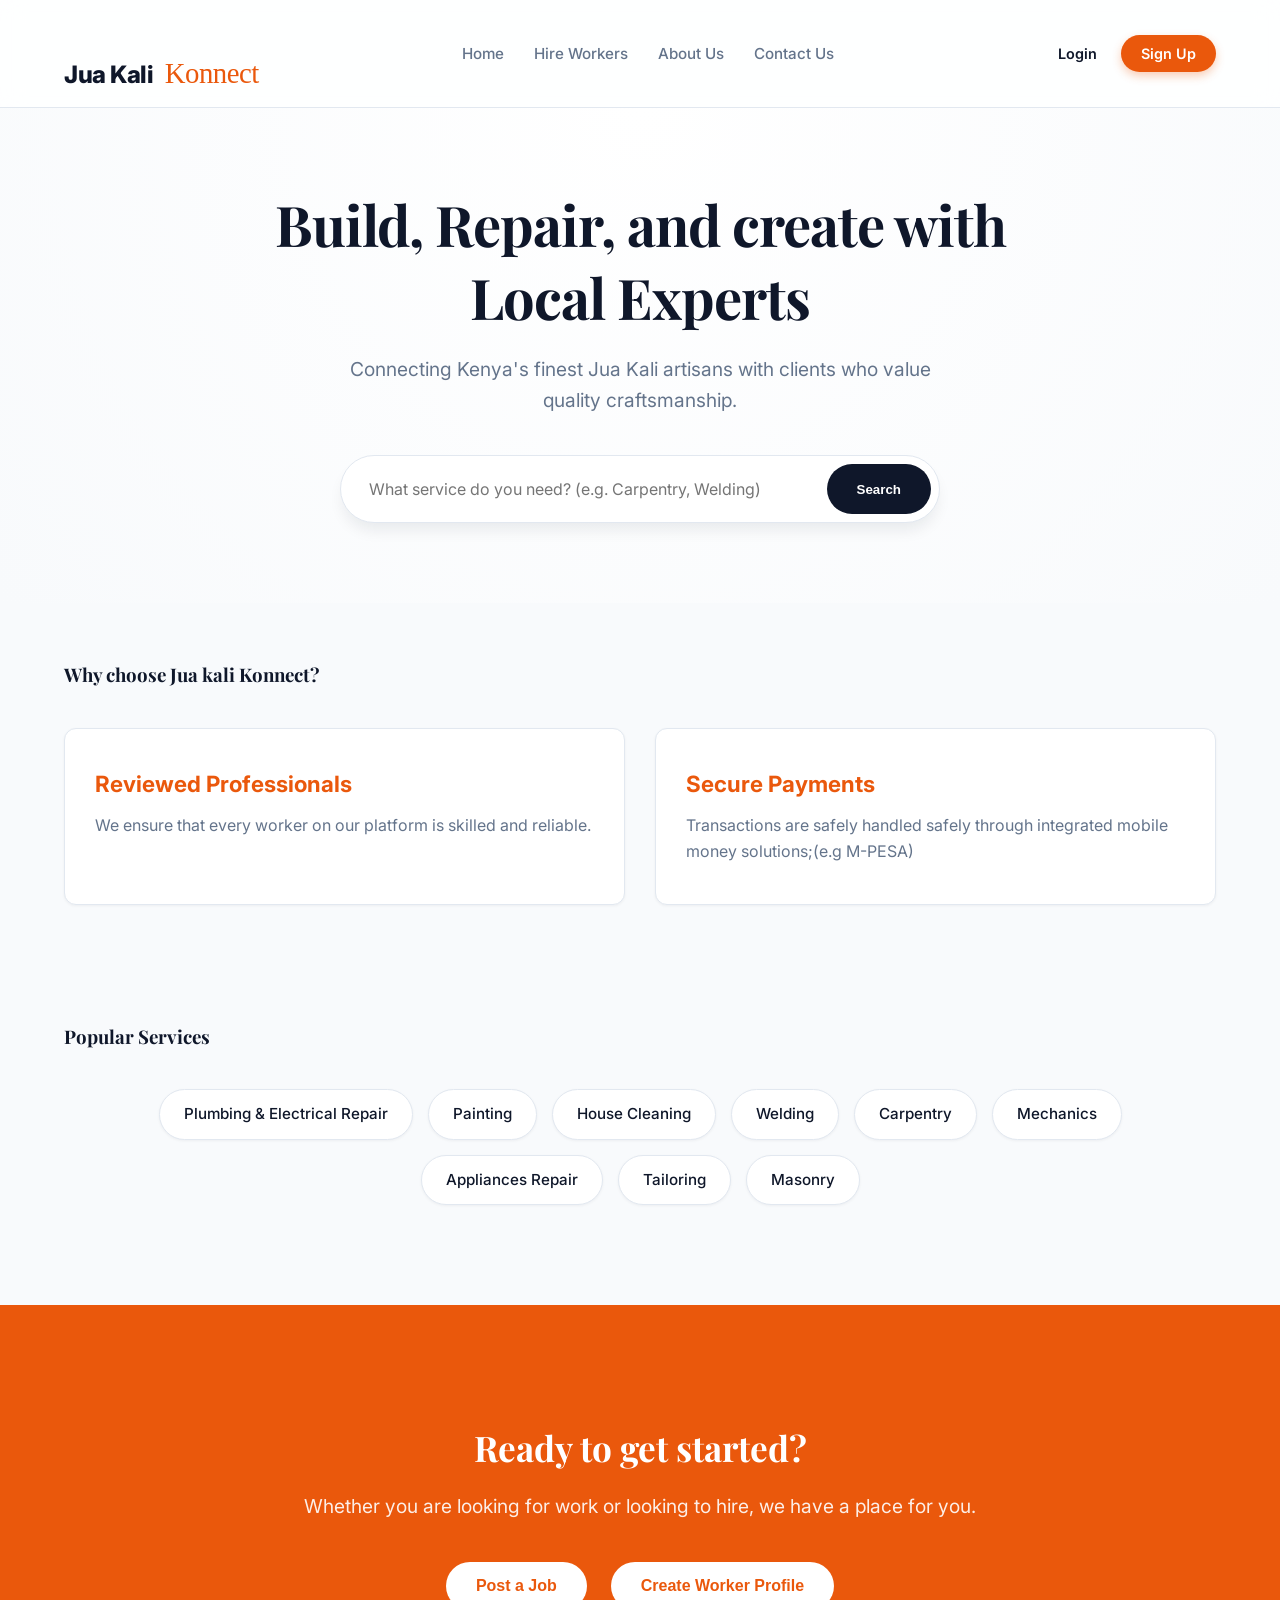
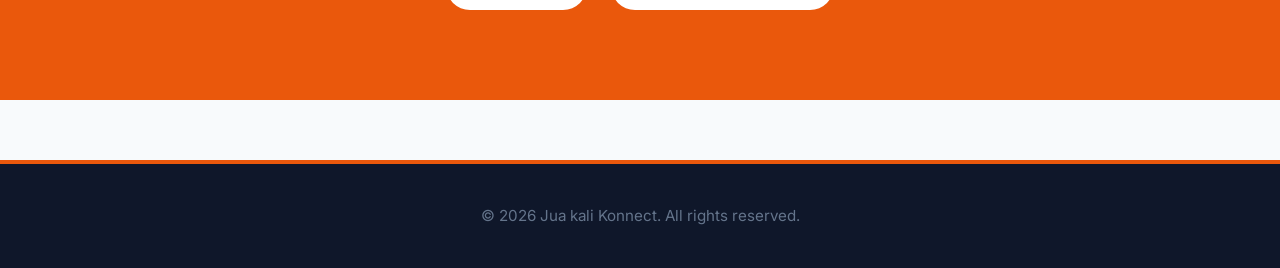
<file: index.html>
<!DOCTYPE html>
<html lang="en">
<head>
    <meta charset="UTF-8">
    <meta name="viewport" content="width=device-width, initial-scale=1.0">
    <title>Document</title>
    <link rel="stylesheet" href="style.css">
    <link rel="icon" href="Juakalikonnect.jpeg">

</head>
<body>

    <header>
            <nav>
                    <div class="logo">
                        <h1>Jua Kali<span> Konnect</span></h1>
                    </div> 
                <ul>
                        <li><a href="index.html">Home</a></li>
                        <li><a href="hireworkers.html">Hire Workers</a></li>
                        <li><a href="aboutus.html">About Us</a></li>
                        <li><a href="contactus.html">Contact Us</a></li>
                </ul>
                <div class="auth-buttons">
                    <button type="button">Login</button>
                    <button type="button">Sign Up</button>
                </div>                 
            </nav>
    </header>

    <main>
        <section class="hero">
                <div class="hero-content">
                     <h2>Build, Repair, and create with Local Experts</h2>
                     <p>Connecting Kenya's finest Jua Kali artisans with clients who value quality craftsmanship.</p>
                     
                <div class="search-container">
                    <input type="text" placeholder="What service do you need? (e.g. Carpentry, Welding)">
                    <button type="submit"> Search</button>

                </div>
                </div>
        </section>

        <section class="features">
            <h3>Why choose Jua kali Konnect?</h3>
                <div class="feature-grid">
                <article>
                    <h4>Reviewed Professionals</h4>
                    <P>We ensure that every worker on our platform is skilled and reliable.</P>
                </article>
                <article>
                    <h4>Secure Payments</h4>
                    <p> Transactions are safely handled safely through integrated mobile money solutions;(e.g M-PESA)</p>
                </div>
        </section>

        <section class="categories">
            <h3>Popular Services</h3>
                <div class="Category-list">
                    <div class="category-item"> Plumbing & Electrical Repair</div>
                    <div class="category-item"> Painting</div>
                    <div class="category-item"> House Cleaning</div>
                    <div class="category-item"> Welding</div>
                    <div class="category-item"> Carpentry</div>
                    <div class="category-item"> Mechanics</div>
                    <div class="category-item"> Appliances Repair</div>
                    <div class="category-item"> Tailoring</div>
                    <div class="category-item"> Masonry</div>
                </div>
        </section>

        <section class="cta-section">
            <h2>Ready to get started?</h2>
            <p>Whether you are looking for work or looking to hire, we have a place for you.</p>
            <button>Post a Job</button>
            <button>Create Worker Profile</button>
        </section>
    </main>

    <footer>
        <div class="footer-links">
            <p>&copy; 2026 Jua kali Konnect. All rights reserved.</p>

        </div>
    </footer>

</body>
</html>
</file>
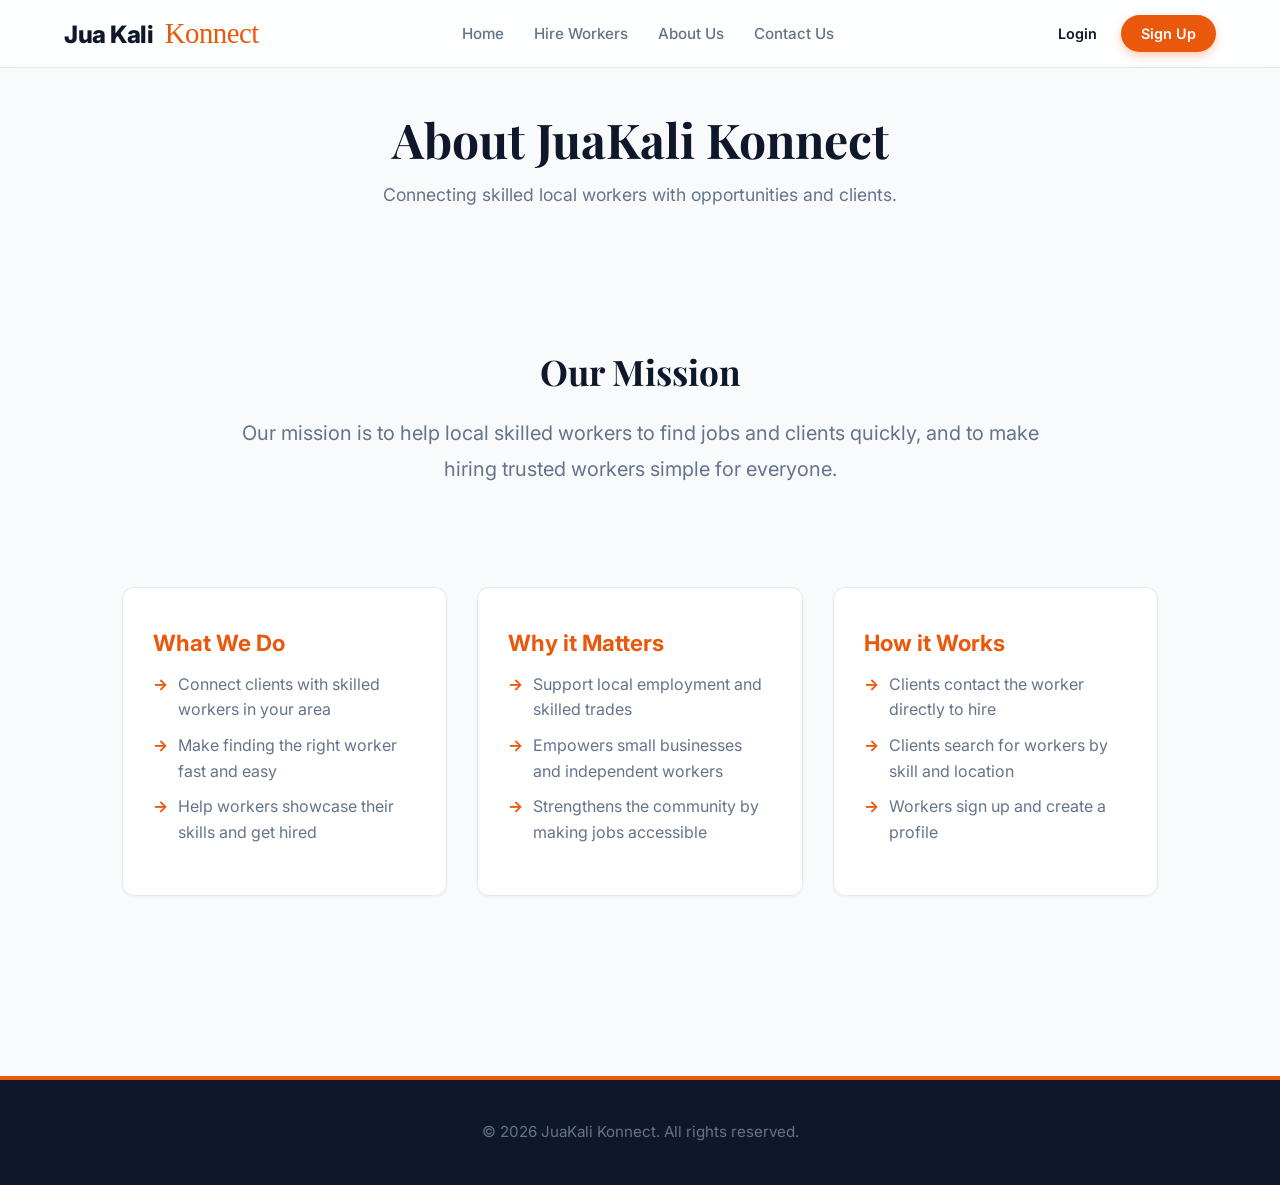
<file: aboutus.html>
<!DOCTYPE html>
<html lang="en">
<head>
    <meta charset="UTF-8">
    <meta name="viewport" content="width=device-width, initial-scale=1.0">
    <title>About Us | JuaKali Konnect</title>
    <link rel="stylesheet" href="style.css">
    <link rel="icon" href="Juakalikonnect.jpeg">
</head>
<body> <nav>
        <div class="logo">
            <h1>Jua Kali<span> Konnect</span></h1>
        </div> 
        <ul>
            <li><a href="index.html">Home</a></li>
            <li><a href="hireworkers.html">Hire Workers</a></li>
            <li><a href="aboutus.html">About Us</a></li>
            <li><a href="contactus.html">Contact Us</a></li>
        </ul>
        <div class="auth-buttons">
            <button type="button">Login</button>
            <button type="button">Sign Up</button>
        </div>                 
    </nav>

    <header>
        <h1>About JuaKali Konnect</h1>
        <p>Connecting skilled local workers with opportunities and clients.</p>
    </header>

    <main class="about-content">
        <section class="mission-section">
            <article>
                <h2>Our Mission</h2>
                <p>Our mission is to help local skilled workers to find jobs and clients quickly, and to make hiring trusted workers simple for everyone.</p>
            </article>
        </section>

        <section class="features">
            <div class="feature-grid">
                <article>
                    <h3>What We Do</h3>
                    <ul>
                        <li>Connect clients with skilled workers in your area</li>
                        <li>Make finding the right worker fast and easy</li>
                        <li>Help workers showcase their skills and get hired</li>
                    </ul>
                </article>

                <article>
                    <h3>Why it Matters</h3>
                    <ul>
                        <li>Support local employment and skilled trades</li>
                        <li>Empowers small businesses and independent workers</li>
                        <li>Strengthens the community by making jobs accessible</li>
                    </ul>
                </article>

                <article>
                    <h3>How it Works</h3>
                    <ul>
                        <li>Clients contact the worker directly to hire</li>
                        <li>Clients search for workers by skill and location</li>
                        <li>Workers sign up and create a profile</li>
                    </ul>
                </article>
            </div>
        </section>
    </main>

    <footer>
        <p>&copy; 2026 JuaKali Konnect. All rights reserved.</p>
    </footer>
</body>
</html>
</file>
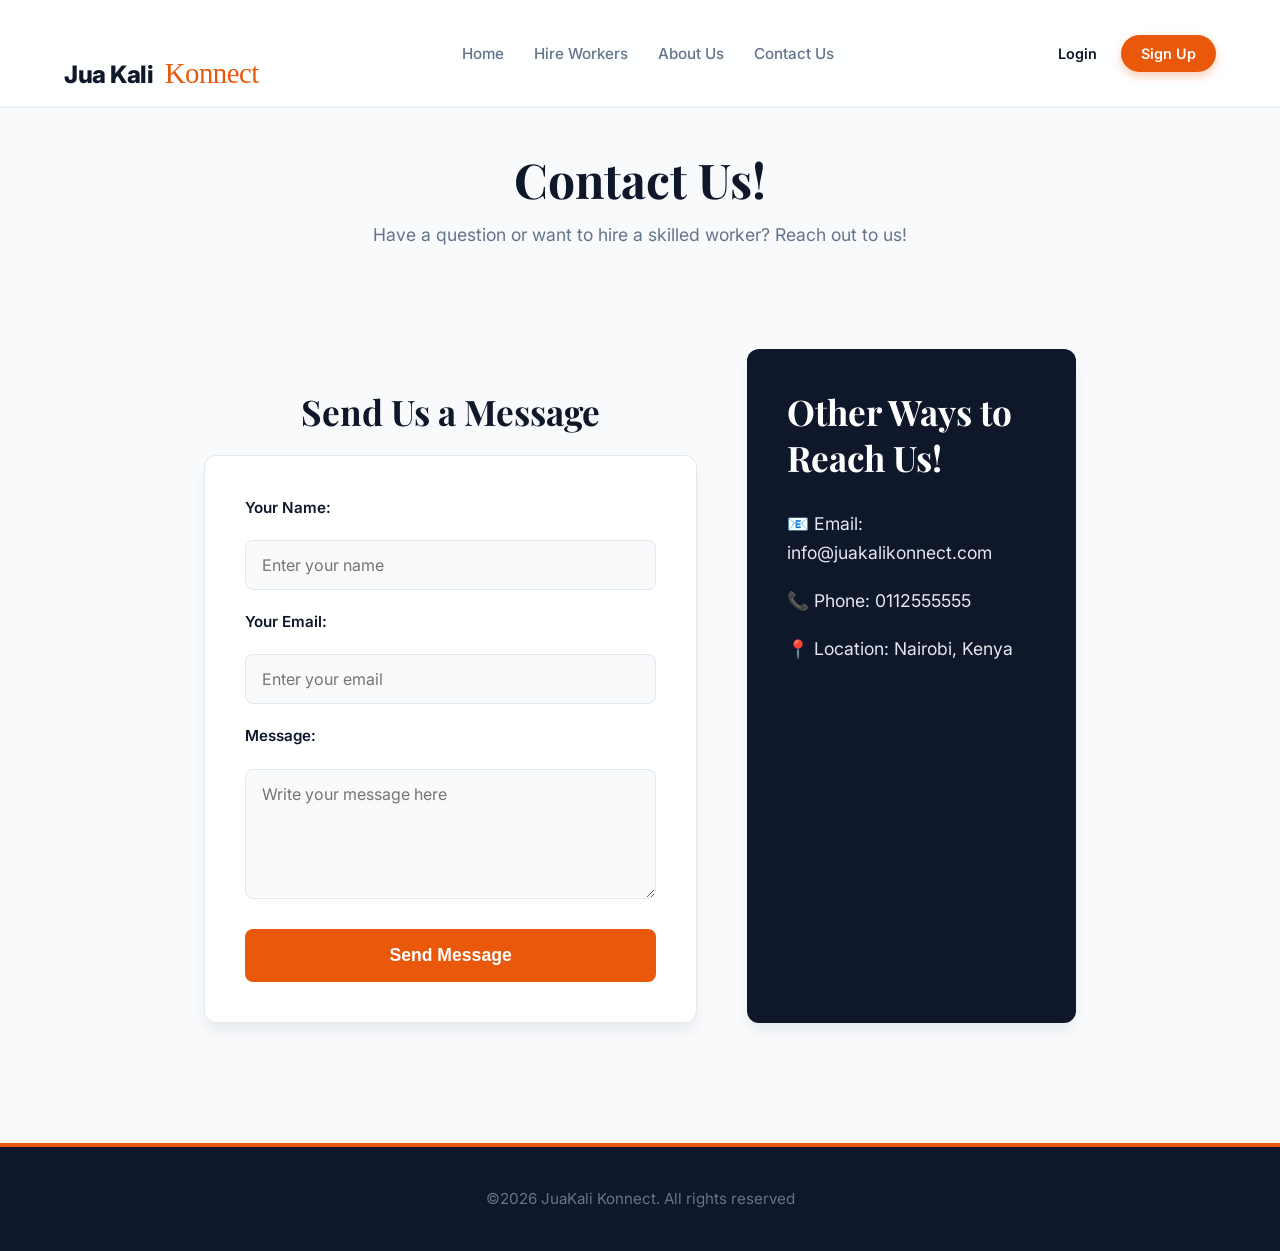
<file: contactus.html>
<!DOCTYPE html>
<html lang="en">
<head>
    <meta charset="UTF-8">
    <meta name="viewport" content="width=device-width, initial-scale=1.0">
    <title>Contac Us</title>
   <link rel="preconnect" href="https://fonts.googleapis.com">
<link rel="preconnect" href="https://fonts.gstatic.com" crossorigin>
 <link rel="stylesheet" href="style.css">
<link rel="icon" href="Juakalikonnect.jpeg">

</head>
<body> 

<header>
    <nav>
        <div class="logo">
            <h1>Jua Kali<span> Konnect</span></h1>
        </div> 
        <ul>
            <li><a href="index.html">Home</a></li>
            <li><a href="hireworkers.html">Hire Workers</a></li>
            <li><a href="aboutus.html">About Us</a></li>
            <li><a href="contactus.html">Contact Us</a></li>
        </ul>
        <div class="auth-buttons">
            <button type="button">Login</button>
            <button type="button">Sign Up</button>
        </div>                 
    </nav>

    <h1>Contact Us!</h1>
    <p>Have a question or want to hire a skilled worker? Reach out to us!</p>
</header>

<main class="contact-container">

    <section class="contact-form-section">
        <h2>Send Us a Message</h2>

        <form>
            <label for="name">Your Name:</label>
            <input type="text" id="name" placeholder="Enter your name" required>

            <label for="email">Your Email:</label>
            <input type="email" id="email" placeholder="Enter your email" required>

            <label for="message">Message:</label>
            <textarea id="message" rows="5" placeholder="Write your message here" required></textarea>

            <button type="submit">Send Message</button>
        </form>
    </section>

    <section class="contact-info-section">
        <h2>Other Ways to Reach Us!</h2>
        <ul>
            <li>📧 Email: info@juakalikonnect.com</li>
            <li>📞 Phone: 0112555555</li>
            <li>📍 Location: Nairobi, Kenya</li>
        </ul>
    </section>

</main>

<footer>
    <p>&copy;2026 JuaKali Konnect. All rights reserved</p>
</footer>

</body>
</file>
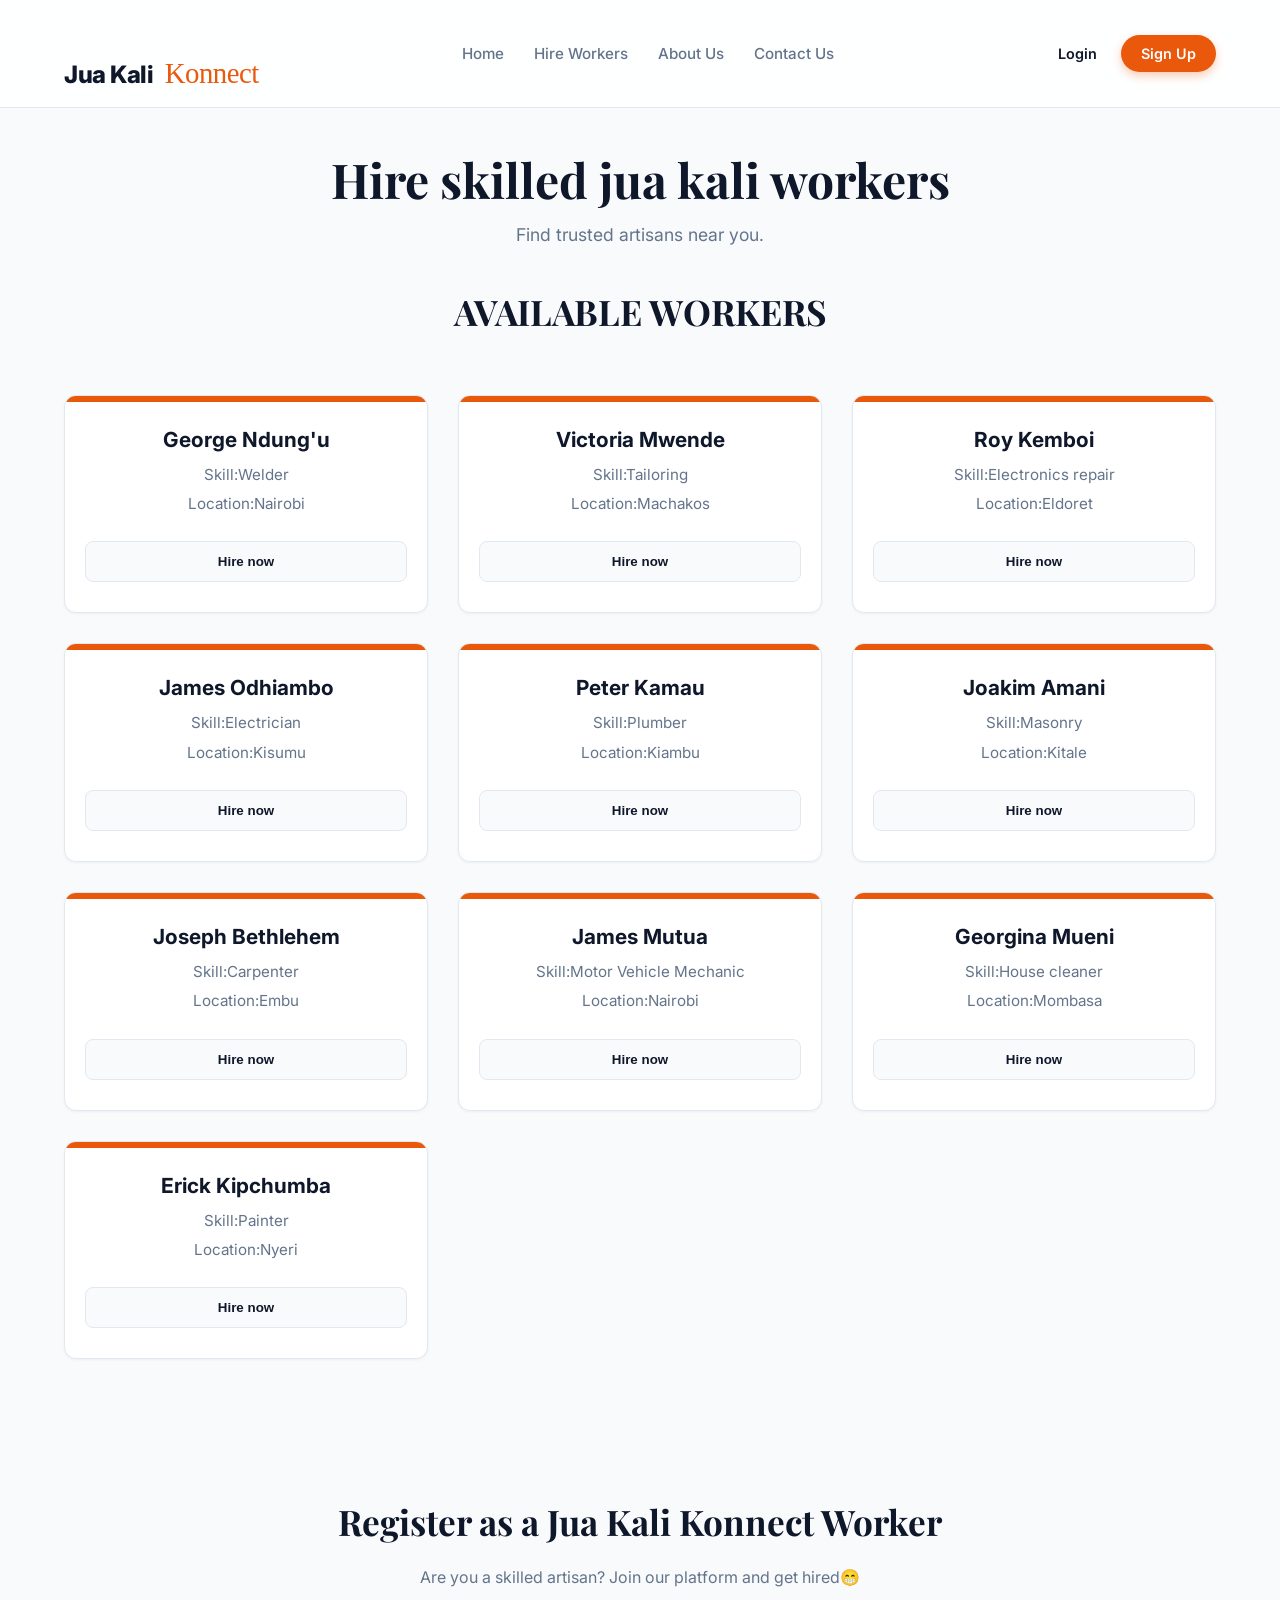
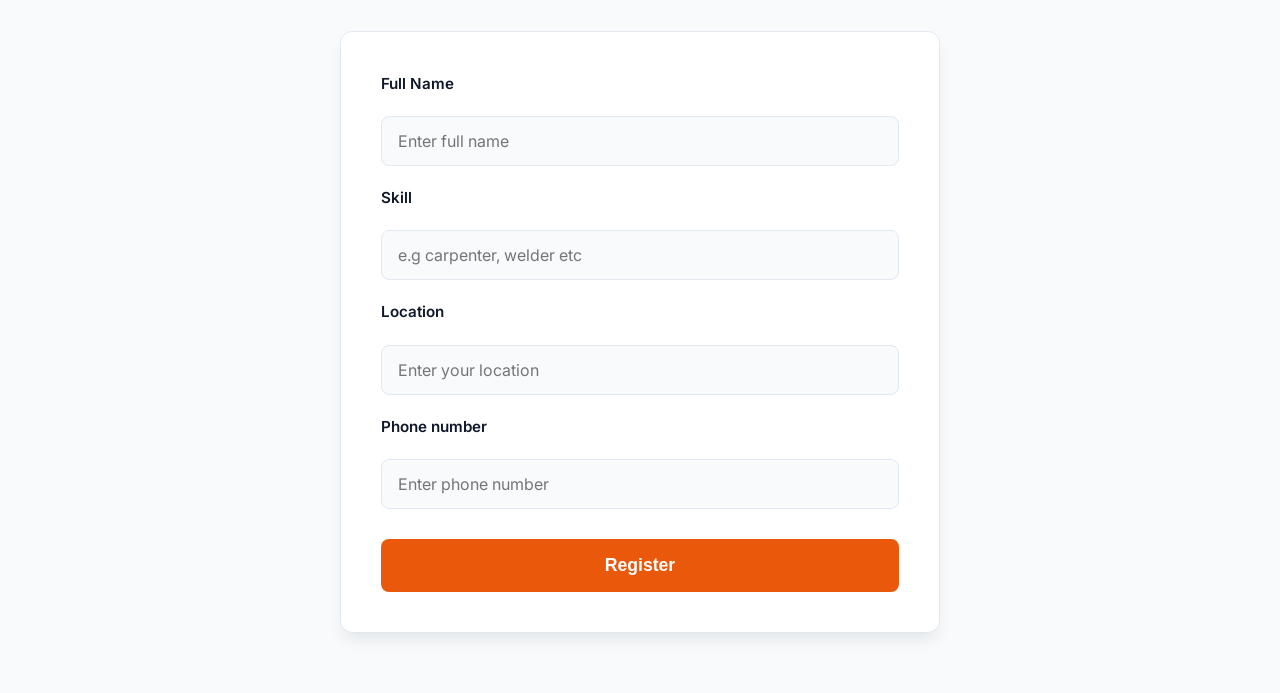
<file: hireworkers.html>
<!DOCTYPE html>
<html lang="en">
<head>
    <meta charset="UTF-8">
    <meta name="viewport" content="width=device-width, initial-scale=1.0">
    <title>hire workers</title>
   <link rel="preconnect" href="https://fonts.googleapis.com">
<link rel="preconnect" href="https://fonts.gstatic.com" crossorigin>
 <link rel="stylesheet" href="style.css">
 <link rel="icon" href="Juakalikonnect.jpeg">


<link href="https://fonts.googleapis.com/css2?family=Playfair+Display:wght@400;600;700&display=swap" rel="stylesheet">

</head>
<body>
    <header>
           <nav>
                    <div class="logo">
                        <h1>Jua Kali<span> Konnect</span></h1>
                    </div> 
                <ul>
                        <li><a href="index.html">Home</a></li>
                        <li><a href="hireworkers.html">Hire Workers</a></li>
                        <li><a href="aboutus.html">About Us</a></li>
                        <li><a href="contactus.html">Contact Us</a></li>
                </ul>
                <div class="auth-buttons">
                    <button type="button">Login</button>
                    <button type="button">Sign Up</button>
                </div>                 
            </nav>
        <h1> Hire skilled jua kali workers</h1>
           <p>Find trusted artisans near you.</p>
    </header>
    <h2>AVAILABLE WORKERS</h2>


    <section class="workers">

    <div class="worker-card">
        <h3>George Ndung'u</h3>
        <p>Skill:Welder</p>
        <p>Location:Nairobi</p>
        <button>Hire now</button>
        

    </div>
         <div class="worker-card">
        <h3>Victoria Mwende</h3>
        <p>Skill:Tailoring</p>
        <p>Location:Machakos</p>
        <button>Hire now</button>
         </div>

         <div class="worker-card">
        <h3>Roy Kemboi</h3>
        <p>Skill:Electronics repair</p>
        <p>Location:Eldoret</p>
        <button>Hire now</button>

         </div>

         <div class="worker-card">
        <h3>James Odhiambo</h3>
        <p>Skill:Electrician</p>
        <p>Location:Kisumu</p>
        <button>Hire now</button>
        </div>

         <div class="worker-card">
        <h3>Peter Kamau</h3>
        <p>Skill:Plumber</p>
        <p>Location:Kiambu</p>
        <button>Hire now</button>
        </div>



         <div class="worker-card">
        <h3>Joakim Amani</h3>
        <p>Skill:Masonry</p>
        <p>Location:Kitale</p>
        <button>Hire now</button>
        </div>



         <div class="worker-card">
        <h3>Joseph Bethlehem</h3>
        <p>Skill:Carpenter</p>
        <p>Location:Embu</p>
        <button>Hire now</button>
        </div>


         <div class="worker-card">
        <h3>James Mutua</h3>
        <p>Skill:Motor Vehicle Mechanic</p>
        <p>Location:Nairobi</p>
        <button>Hire now</button>
        </div>


         <div class="worker-card">
        <h3>Georgina Mueni</h3>
        <p>Skill:House cleaner</p>
        <p>Location:Mombasa</p>
        <button>Hire now</button>
        </div>
         


         <div class="worker-card">
        <h3>Erick Kipchumba</h3>
        <p>Skill:Painter </p>
        <p>Location:Nyeri</p>
        <button>Hire now</button>
        </div>
         
         

       </section>


<section class="signup">

    <h2>Register as a Jua Kali Konnect Worker</h2>
    <p>Are you a skilled artisan? Join our platform and get hired😁 </p>


    <form>

     <label for="name">Full Name</label>
     <input type="text" id="name" placeholder="Enter full name" required>


     <label for="skill">Skill</label>
     <input type="text" id="skill" placeholder="e.g carpenter, welder etc" required>


     <label for="Location">Location</label>
     <input type="text" id="Location" placeholder="Enter your location" required>


     <label for="phone">Phone number</label>
     <input type="tel" id="phone" placeholder="Enter phone number" required>
<button type="submit">Register</button>

   
    </form>


</section>
</body>
</html>
</file>
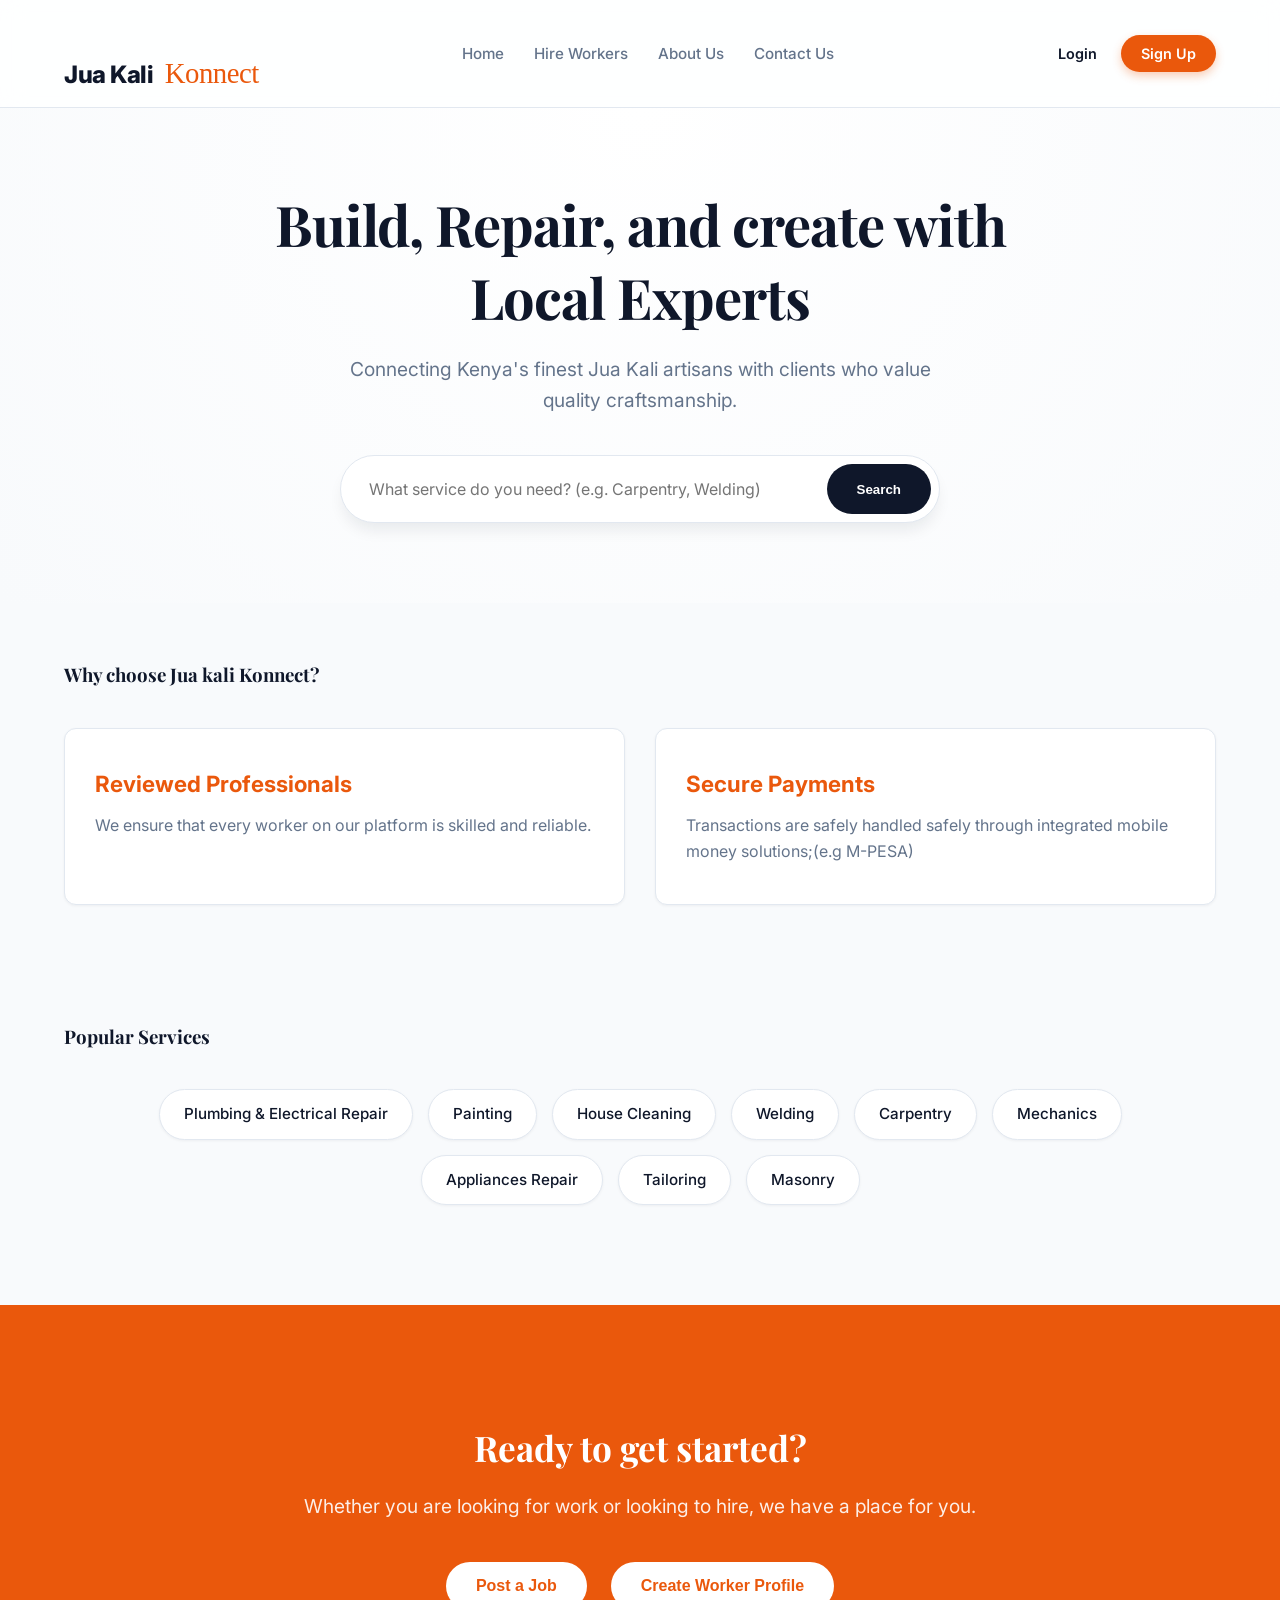
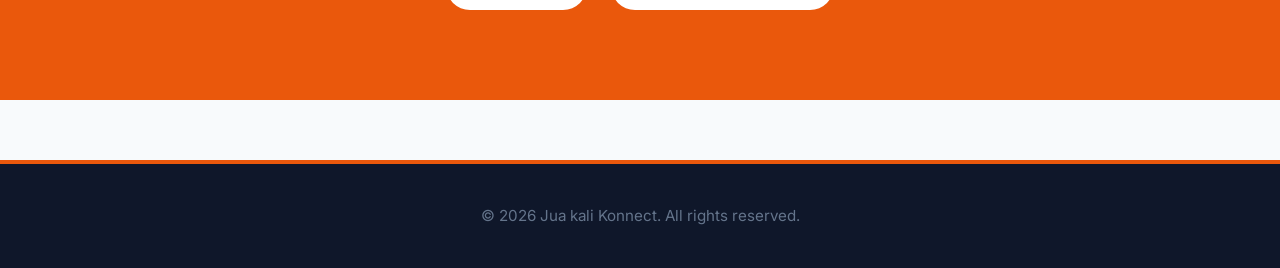
<file: home.html>
<!DOCTYPE html>
<html lang="en">
<head>
    <meta charset="UTF-8">
    <meta name="viewport" content="width=device-width, initial-scale=1.0">
    <title>Document</title>
    <link rel="stylesheet" href="style.css">
</head>
<body>

    <header>
            <nav>
                    <div class="logo">
                        <h1>Jua Kali<span> Konnect</span></h1>
                    </div> 
                <ul>
                        <li><a href="home.html">Home</a></li>
                        <li><a href="hireworkers.html">Hire Workers</a></li>
                        <li><a href="aboutus.html">About Us</a></li>
                        <li><a href="contactus.html">Contact Us</a></li>
                </ul>
                <div class="auth-buttons">
                    <button type="button">Login</button>
                    <button type="button">Sign Up</button>
                </div>                 
            </nav>
    </header>

    <main>
        <section class="hero">
                <div class="hero-content">
                     <h2>Build, Repair, and create with Local Experts</h2>
                     <p>Connecting Kenya's finest Jua Kali artisans with clients who value quality craftsmanship.</p>
                     
                <div class="search-container">
                    <input type="text" placeholder="What service do you need? (e.g. Carpentry, Welding)">
                    <button type="submit"> Search</button>

                </div>
                </div>
        </section>

        <section class="features">
            <h3>Why choose Jua kali Konnect?</h3>
                <div class="feature-grid">
                <article>
                    <h4>Reviewed Professionals</h4>
                    <P>We ensure that every worker on our platform is skilled and reliable.</P>
                </article>
                <article>
                    <h4>Secure Payments</h4>
                    <p> Transactions are safely handled safely through integrated mobile money solutions;(e.g M-PESA)</p>
                </div>
        </section>

        <section class="categories">
            <h3>Popular Services</h3>
                <div class="Category-list">
                    <div class="category-item"> Plumbing & Electrical Repair</div>
                    <div class="category-item"> Painting</div>
                    <div class="category-item"> House Cleaning</div>
                    <div class="category-item"> Welding</div>
                    <div class="category-item"> Carpentry</div>
                    <div class="category-item"> Mechanics</div>
                    <div class="category-item"> Appliances Repair</div>
                    <div class="category-item"> Tailoring</div>
                    <div class="category-item"> Masonry</div>
                </div>
        </section>

        <section class="cta-section">
            <h2>Ready to get started?</h2>
            <p>Whether you are looking for work or looking to hire, we have a place for you.</p>
            <button>Post a Job</button>
            <button>Create Worker Profile</button>
        </section>
    </main>

    <footer>
        <div class="footer-links">
            <p>&copy; 2026 Jua kali Konnect. All rights reserved.</p>

        </div>
    </footer>

</body>
</html>
</file>
<file: style.css>
/* ==========================================================================
   JUA KALI KONNECT - ENTERPRISE STYLESHEET
   "The Imarati Upgrade"
   ========================================================================== */

@import url('https://fonts.googleapis.com/css2?family=Inter:wght@300;400;500;600;700&family=Playfair+Display:wght@600;700&family=Permanent+Marker&display=swap');

:root {
    /* Premium Color System */
    --brand-orange: #EA580C;
    --brand-orange-hover: #C2410C;
    --bg-light: #F8FAFC;
    --surface-white: #FFFFFF;
    --text-dark: #0F172A;
    --text-muted: #64748B;
    --border-soft: #E2E8F0;
    
    /* Elevations */
    --shadow-sm: 0 1px 3px rgba(15, 23, 42, 0.05);
    --shadow-md: 0 10px 15px -3px rgba(15, 23, 42, 0.08);
    --shadow-hover: 0 20px 25px -5px rgba(234, 88, 12, 0.15);
    
    /* Transitions & Radii */
    --radius-md: 12px;
    --radius-pill: 50px;
    --transition: all 0.3s cubic-bezier(0.4, 0, 0.2, 1);
}

/* =========================================
   RESET & GLOBAL TYPOGRAPHY
   ========================================= */
* {
    margin: 0;
    padding: 0;
    box-sizing: border-box;
    -webkit-font-smoothing: antialiased;
}

body {
    background-color: var(--bg-light);
    color: var(--text-dark);
    font-family: 'Inter', sans-serif;
    line-height: 1.6;
    overflow-x: hidden;
}

/* Headings use a premium Serif for trust/authority */
h1, h2, h3, h4 {
    font-family: 'Playfair Display', serif;
    color: var(--text-dark);
    line-height: 1.3;
}

/* =========================================
   NAVIGATION (GLASSMORPHISM)
   ========================================= */
nav {
    display: flex;
    justify-content: space-between;
    align-items: center;
    padding: 15px 5%;
    background: rgba(255, 255, 255, 0.85);
    backdrop-filter: blur(12px);
    -webkit-backdrop-filter: blur(12px);
    border-bottom: 1px solid var(--border-soft);
    position: sticky;
    top: 0;
    z-index: 1000;
}

.logo h1 {
    font-family: 'Inter', sans-serif;
    font-size: 1.5rem;
    font-weight: 800;
    letter-spacing: -0.5px;
}

/* The Jua Kali Graffiti Element */
.logo span {
    font-family: 'Permanent Marker', cursive;
    color: var(--brand-orange);
    font-size: 1.8rem;
    font-weight: normal;
    margin-left: 5px;
}

nav ul {
    display: flex;
    list-style: none;
    gap: 30px;
}

nav ul li a {
    text-decoration: none;
    color: var(--text-muted);
    font-weight: 500;
    font-size: 0.95rem;
    transition: var(--transition);
}

nav ul li a:hover {
    color: var(--brand-orange);
}

.auth-buttons button {
    padding: 10px 20px;
    border-radius: var(--radius-pill);
    font-weight: 600;
    font-size: 0.9rem;
    cursor: pointer;
    transition: var(--transition);
    border: none;
    font-family: 'Inter', sans-serif;
}

.auth-buttons button:first-child {
    background: transparent;
    color: var(--text-dark);
}

.auth-buttons button:first-child:hover {
    color: var(--brand-orange);
}

.auth-buttons button:last-child {
    background: var(--brand-orange);
    color: var(--surface-white);
    box-shadow: 0 4px 10px rgba(234, 88, 12, 0.3);
}

.auth-buttons button:last-child:hover {
    background: var(--brand-orange-hover);
    transform: translateY(-2px);
}

/* =========================================
   GLOBAL HEADERS & SPACING
   ========================================= */
header h1 {
    text-align: center;
    font-size: 3rem;
    margin-top: 40px;
    animation: fadeUp 0.8s ease forwards;
}

header p {
    text-align: center;
    color: var(--text-muted);
    font-size: 1.1rem;
    margin-top: 10px;
    margin-bottom: 40px;
    animation: fadeUp 1s ease forwards;
}

h2 {
    text-align: center;
    font-size: 2.2rem;
    margin: 40px 0 20px;
}

/* =========================================
   INDEX: HERO SECTION
   ========================================= */
.hero {
    padding: 80px 5%;
    text-align: center;
    background: radial-gradient(circle at top, #ffffff 0%, var(--bg-light) 100%);
}

.hero-content h2 {
    font-size: 3.5rem;
    max-width: 800px;
    margin: 0 auto 20px;
    letter-spacing: -1px;
}

.hero-content p {
    font-size: 1.2rem;
    color: var(--text-muted);
    max-width: 600px;
    margin: 0 auto 40px;
}

.search-container {
    display: flex;
    justify-content: center;
    max-width: 600px;
    margin: 0 auto;
    background: var(--surface-white);
    border-radius: var(--radius-pill);
    padding: 8px;
    box-shadow: var(--shadow-md);
    border: 1px solid var(--border-soft);
}

.search-container input {
    flex: 1;
    border: none;
    padding: 15px 20px;
    font-size: 1rem;
    border-radius: var(--radius-pill);
    outline: none;
    font-family: 'Inter', sans-serif;
    background: transparent;
}

.search-container button {
    background: var(--text-dark);
    color: var(--surface-white);
    border: none;
    padding: 0 30px;
    border-radius: var(--radius-pill);
    font-weight: 600;
    cursor: pointer;
    transition: var(--transition);
}

.search-container button:hover {
    background: var(--brand-orange);
}

/* =========================================
   INDEX & ABOUT: FEATURES GRID
   ========================================= */
.features, .categories, .about-content {
    padding: 60px 5%;
}

.feature-grid {
    display: grid;
    grid-template-columns: repeat(auto-fit, minmax(300px, 1fr));
    gap: 30px;
    margin-top: 40px;
}

.feature-grid article {
    background: var(--surface-white);
    padding: 40px 30px;
    border-radius: var(--radius-md);
    box-shadow: var(--shadow-sm);
    border: 1px solid var(--border-soft);
    transition: var(--transition);
}

.feature-grid article:hover {
    transform: translateY(-5px);
    box-shadow: var(--shadow-md);
    border-color: rgba(234, 88, 12, 0.3);
}

.feature-grid h4, .feature-grid h3 {
    font-size: 1.4rem;
    margin-bottom: 15px;
    color: var(--brand-orange);
    font-family: 'Inter', sans-serif;
}

.feature-grid p, .feature-grid ul {
    color: var(--text-muted);
}

.feature-grid ul {
    list-style-type: none;
}

.feature-grid ul li {
    margin-bottom: 10px;
    padding-left: 25px;
    position: relative;
}

.feature-grid ul li::before {
    content: '→';
    position: absolute;
    left: 0;
    color: var(--brand-orange);
    font-weight: bold;
}

/* =========================================
   INDEX: CATEGORIES
   ========================================= */
.Category-list {
    display: flex;
    flex-wrap: wrap;
    justify-content: center;
    gap: 15px;
    max-width: 1000px;
    margin: 40px auto 0;
}

.category-item {
    background: var(--surface-white);
    padding: 12px 24px;
    border-radius: var(--radius-pill);
    font-weight: 500;
    font-size: 0.95rem;
    color: var(--text-dark);
    border: 1px solid var(--border-soft);
    cursor: pointer;
    transition: var(--transition);
    box-shadow: var(--shadow-sm);
}

.category-item:hover {
    background: var(--text-dark);
    color: var(--surface-white);
    border-color: var(--text-dark);
    transform: translateY(-3px);
}

/* =========================================
   INDEX: CTA SECTION
   ========================================= */
.cta-section {
    background: var(--brand-orange);
    color: var(--surface-white);
    padding: 80px 5%;
    text-align: center;
    margin-top: 40px;
}

.cta-section h2 {
    color: var(--surface-white);
}

.cta-section p {
    font-size: 1.2rem;
    margin-bottom: 30px;
    opacity: 0.9;
}

.cta-section button {
    background: var(--surface-white);
    color: var(--brand-orange);
    border: none;
    padding: 15px 30px;
    border-radius: var(--radius-pill);
    font-weight: 700;
    font-size: 1rem;
    margin: 10px;
    cursor: pointer;
    transition: var(--transition);
}

.cta-section button:hover {
    background: var(--text-dark);
    color: var(--surface-white);
}

/* =========================================
   HIRE WORKERS: CARDS GRID
   ========================================= */
.workers {
    display: grid;
    grid-template-columns: repeat(auto-fit, minmax(280px, 1fr));
    gap: 30px;
    padding: 40px 5%;
}

.worker-card {
    background: var(--surface-white);
    padding: 30px 20px;
    border-radius: var(--radius-md);
    box-shadow: var(--shadow-sm);
    border: 1px solid var(--border-soft);
    text-align: center;
    transition: var(--transition);
    position: relative;
    overflow: hidden;
}

.worker-card::before {
    content: '';
    position: absolute;
    top: 0;
    left: 0;
    width: 100%;
    height: 6px;
    background: var(--brand-orange);
}

.worker-card:hover {
    transform: translateY(-8px);
    box-shadow: var(--shadow-hover);
}

.worker-card h3 {
    font-family: 'Inter', sans-serif;
    font-size: 1.3rem;
    margin-bottom: 10px;
    color: var(--text-dark);
}

.worker-card p {
    color: var(--text-muted);
    font-size: 0.95rem;
    margin-bottom: 5px;
}

.worker-card button {
    margin-top: 20px;
    width: 100%;
    background: var(--bg-light);
    color: var(--text-dark);
    border: 1px solid var(--border-soft);
    padding: 12px;
    border-radius: 8px;
    font-weight: 600;
    cursor: pointer;
    transition: var(--transition);
}

.worker-card button:hover {
    background: var(--brand-orange);
    color: var(--surface-white);
    border-color: var(--brand-orange);
}

/* =========================================
   FORMS (SIGNUP & CONTACT)
   ========================================= */
.signup, .contact-container {
    padding: 60px 5%;
    max-width: 1000px;
    margin: 0 auto;
}

.signup p, .contact-container p {
    text-align: center;
    color: var(--text-muted);
    margin-bottom: 40px;
}

form {
    background: var(--surface-white);
    padding: 40px;
    border-radius: var(--radius-md);
    box-shadow: var(--shadow-md);
    border: 1px solid var(--border-soft);
    display: flex;
    flex-direction: column;
    gap: 20px;
    max-width: 600px;
    margin: 0 auto;
}

label {
    font-weight: 600;
    font-size: 0.95rem;
    color: var(--text-dark);
}

input, textarea {
    width: 100%;
    padding: 14px 16px;
    border-radius: 8px;
    border: 1px solid var(--border-soft);
    background: var(--bg-light);
    font-family: 'Inter', sans-serif;
    font-size: 1rem;
    transition: var(--transition);
}

input:focus, textarea:focus {
    outline: none;
    border-color: var(--brand-orange);
    background: var(--surface-white);
    box-shadow: 0 0 0 4px rgba(234, 88, 12, 0.1);
}

form button[type="submit"] {
    background: var(--brand-orange);
    color: var(--surface-white);
    border: none;
    padding: 16px;
    border-radius: 8px;
    font-size: 1.1rem;
    font-weight: 600;
    cursor: pointer;
    transition: var(--transition);
    margin-top: 10px;
}

form button[type="submit"]:hover {
    background: var(--brand-orange-hover);
}

/* =========================================
   CONTACT INFO SECTION
   ========================================= */
.contact-container {
    display: grid;
    grid-template-columns: 1.5fr 1fr;
    gap: 50px;
}

.contact-info-section {
    background: var(--text-dark);
    color: var(--surface-white);
    padding: 40px;
    border-radius: var(--radius-md);
    box-shadow: var(--shadow-md);
}

.contact-info-section h2 {
    color: var(--surface-white);
    text-align: left;
    margin-top: 0;
}

.contact-info-section ul {
    list-style: none;
    margin-top: 30px;
}

.contact-info-section ul li {
    font-size: 1.1rem;
    margin-bottom: 20px;
    display: flex;
    align-items: center;
    gap: 10px;
    color: #E2E8F0;
}

/* =========================================
   ABOUT US: MISSION SECTION
   ========================================= */
.mission-section article {
    text-align: center;
    max-width: 800px;
    margin: 0 auto;
}

.mission-section p {
    font-size: 1.25rem;
    color: var(--text-muted);
    line-height: 1.8;
}

/* =========================================
   FOOTER
   ========================================= */
footer {
    background: var(--text-dark);
    color: var(--text-muted);
    text-align: center;
    padding: 40px 5%;
    margin-top: 60px;
    border-top: 4px solid var(--brand-orange);
}

footer p {
    font-size: 0.95rem;
}

/* =========================================
   ANIMATIONS
   ========================================= */
@keyframes fadeUp {
    from { opacity: 0; transform: translateY(20px); }
    to { opacity: 1; transform: translateY(0); }
}

/* =========================================
   RESPONSIVE LOGIC
   ========================================= */
@media (max-width: 992px) {
    .contact-container {
        grid-template-columns: 1fr;
    }
}

@media (max-width: 768px) {
    nav {
        flex-direction: column;
        gap: 20px;
        padding: 20px;
    }
    
    nav ul {
        flex-wrap: wrap;
        justify-content: center;
    }
    
    .hero-content h2 {
        font-size: 2.5rem;
    }
    
    .search-container {
        flex-direction: column;
        background: transparent;
        border: none;
        box-shadow: none;
        gap: 10px;
    }
    
    .search-container input, .search-container button {
        border-radius: 8px;
        padding: 15px;
        width: 100%;
        border: 1px solid var(--border-soft);
    }
    
    .search-container input {
        background: var(--surface-white);
    }
    
    .cta-section button {
        display: block;
        width: 100%;
        margin: 10px 0;
    }
}
</file>
